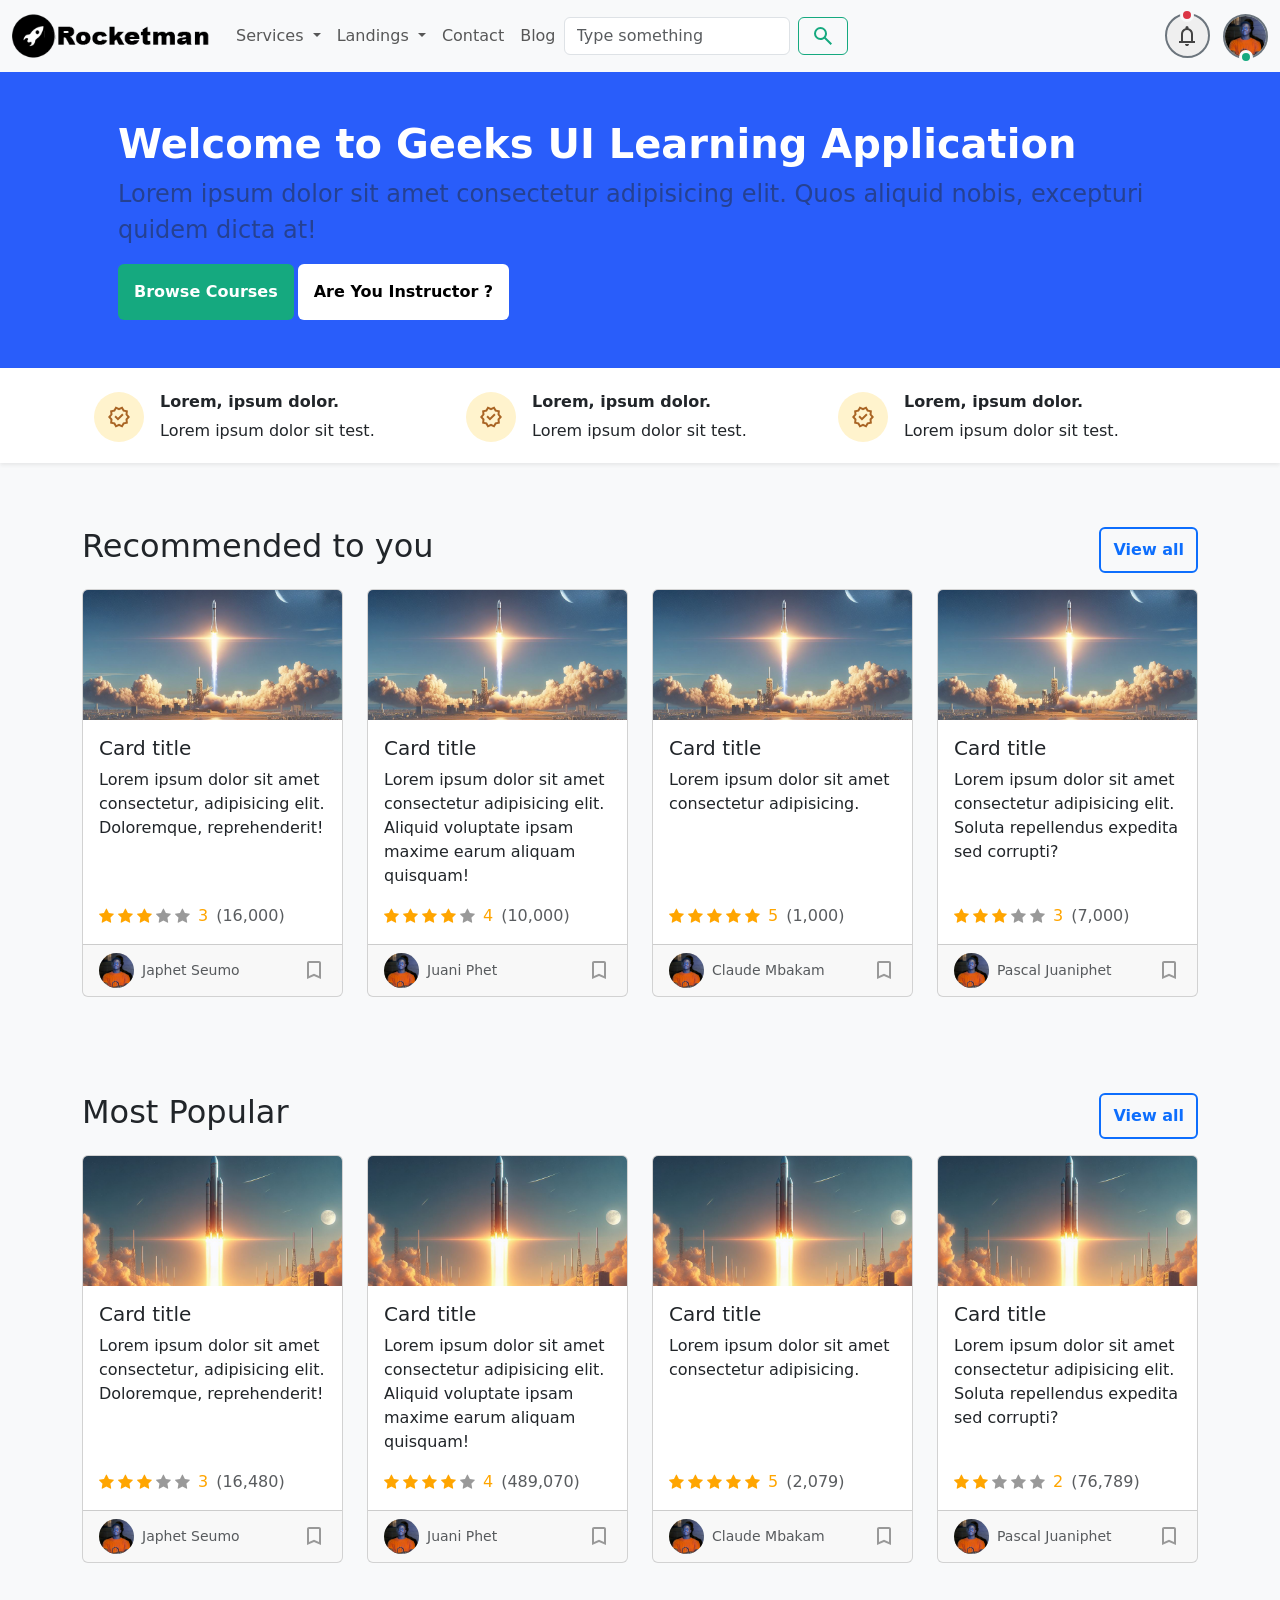
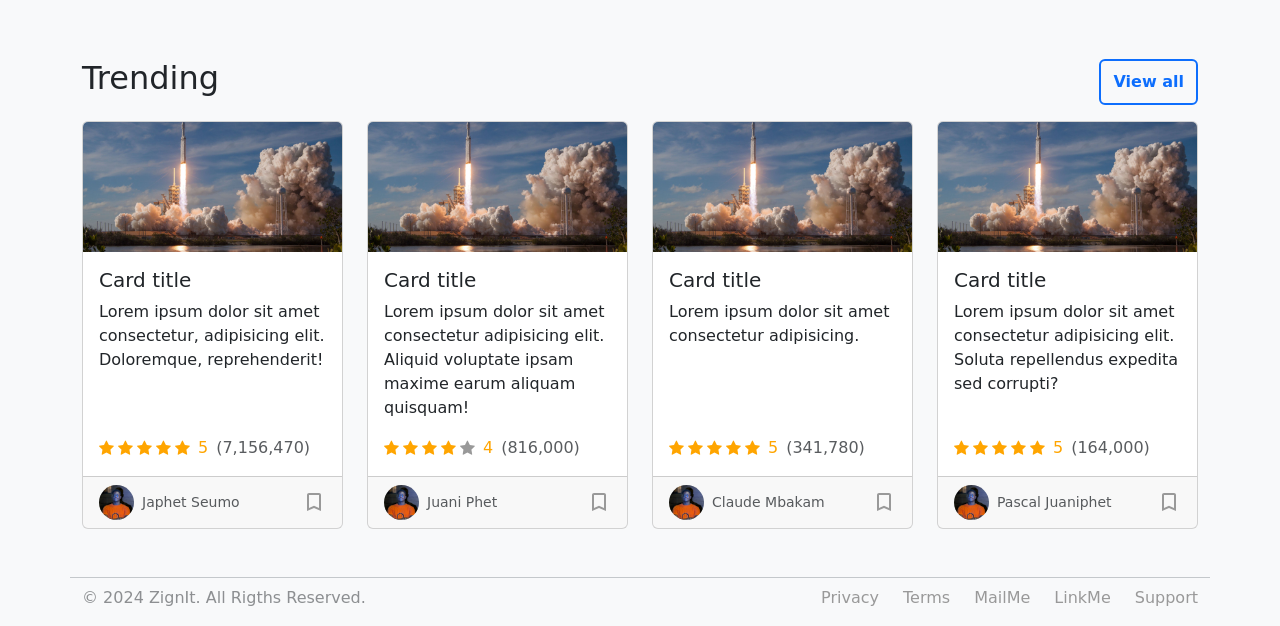
<file: index.html>
<!doctype html>
<html lang="en">
  <head>
    <meta charset="utf-8">
    <meta name="viewport" content="width=device-width, initial-scale=1">
    <title>Bootstrap 5 - 101 Final Project</title>
    <link href="https://cdn.jsdelivr.net/npm/bootstrap@5.3.3/dist/css/bootstrap.min.css" rel="stylesheet" integrity="sha384-QWTKZyjpPEjISv5WaRU9OFeRpok6YctnYmDr5pNlyT2bRjXh0JMhjY6hW+ALEwIH" crossorigin="anonymous">
    <link rel="stylesheet" href="https://cdnjs.cloudflare.com/ajax/libs/font-awesome/4.7.0/css/font-awesome.min.css">
    <link rel="stylesheet" href="style.css">
  </head>
  <body class="bg-light">

    <!-- Nav Bar -->
    <nav class="navbar navbar-expand-lg bg-body-tertiary">
        <div class="container-fluid">
            <a class="navbar-brand" href="#">
                <img src="img/logo.png" alt="Bootstrap" width="200">
            </a>
            <div class="d-lg-none ms-auto me-3">
                <div class="dropdown d-inline">
                    <button type="button" class="border border-secondary border-2 rounded-circle position-relative p-0 me-2" data-bs-toggle="dropdown" aria-expanded="false" style="width: 45px; height: 45px;">
                        <svg xmlns="http://www.w3.org/2000/svg" height="24px" viewBox="0 -960 960 960" width="24px" fill="#434343">
                            <path d="M160-200v-80h80v-280q0-83 50-147.5T420-792v-28q0-25 17.5-42.5T480-880q25 0 42.5 17.5T540-820v28q80 20 130 84.5T720-560v280h80v80H160Zm320-300Zm0 420q-33 0-56.5-23.5T400-160h160q0 33-23.5 56.5T480-80ZM320-280h320v-280q0-66-47-113t-113-47q-66 0-113 47t-47 113v280Z"/>
                        </svg>
                        <span class="position-absolute top-0 start-50 translate-middle p-1 bg-danger border border-light border-3 rounded-circle">
                        <span class="visually-hidden">New Alerts</span>
                        </span>
                    </button>
                    <ul class="dropdown-menu dropdown-menu-end mt-3">
                        <li><a class="dropdown-item" href="#">Notification 1</a></li>
                        <li><a class="dropdown-item" href="#">Notification 2</a></li>
                        <li><a class="dropdown-item" href="#">Notification 3</a></li>
                        <li><hr class="dropdown-divider"></li>
                        <li><a class="dropdown-item" href="#">Mark all as read</a></li>
                    </ul>
                </div>
                <div class="dropdown d-inline">
                    <button type="button" class="border border-secondary border-2 rounded-circle position-relative p-0" data-bs-toggle="dropdown" aria-expanded="false" style="width: 45px; height: 45px;">
                        <img src="img/me.jpeg" alt="me" class="rounded-circle" width="100%">
                        <span class="position-absolute top-100 start-50 translate-middle p-1 bg-success border border-light border-3 rounded-circle">
                            <span class="visually-hidden">Online Indicator</span>
                        </span>
                    </button>
                    <ul class="dropdown-menu dropdown-menu-end mt-3">
                        <li><a class="dropdown-item" href="#">Statut</a></li>
                        <li><a class="dropdown-item" href="#">Profile</a></li>
                        <li><a class="dropdown-item" href="#">Settings</a></li>
                        <li><hr class="dropdown-divider"></li>
                        <li><a class="dropdown-item" href="#">Log Out</a></li>
                    </ul>
                </div>
            </div>
            <button class="navbar-toggler" type="button" data-bs-toggle="collapse" data-bs-target="#navbarSupportedContent" aria-controls="navbarSupportedContent" aria-expanded="false" aria-label="Toggle navigation">
                <span class="navbar-toggler-icon"></span>
            </button>
            <div class="collapse navbar-collapse" id="navbarSupportedContent">
                <ul class="navbar-nav mb-2 mb-lg-0">
                    <li class="nav-item dropdown">
                        <a class="nav-link dropdown-toggle" href="#" role="button" type="button" data-bs-toggle="dropdown" aria-expanded="false">
                        Services
                        </a>
                        <ul class="dropdown-menu">
                            <li><a class="dropdown-item" href="#">Cleaning</a></li>
                            <li><a class="dropdown-item" href="#">Fuelling</a></li>
                            <li><a class="dropdown-item" href="#">Coding</a></li>
                            <li>
                                <!-- <div class="dropend">
                                    <a class="nav-link dropdown-toggle" href="#" role="button" data-bs-toggle="dropdown" aria-expanded="false">
                                        Coding
                                    </a>
                                    <ul class="dropdown-menu">
                                        <li><a class="dropdown-item" href="#">JS</a></li>
                                        <li><a class="dropdown-item" href="#">TS</a></li>
                                        <li><a class="dropdown-item" href="#">C#</a></li>
                                    </ul>
                                </div> -->
                                <!-- <div class="btn-group dropend">
                                    <button type="button" class="btn btn-secondary dropdown-toggle" data-bs-toggle="dropdown" aria-expanded="false">
                                      Dropend
                                    </button>
                                    <ul class="dropdown-menu">
                                      <li><a class="dropdown-item" href="#">Menu item</a></li>
                                      <li><a class="dropdown-item" href="#">Menu item</a></li>
                                      <li><a class="dropdown-item" href="#">Menu item</a></li>
                                    </ul>
                                </div> -->
                                  
                            </li>
                            <li><hr class="dropdown-divider"></li>
                            <li><a class="dropdown-item" href="#">See more</a></li>
                        </ul>
                    </li>
                    <li class="nav-item dropdown">
                        <a class="nav-link dropdown-toggle" href="#" role="button" data-bs-toggle="dropdown" aria-expanded="false">
                        Landings
                        </a>
                        <ul class="dropdown-menu">
                            <li><a class="dropdown-item" href="#">Landing 1</a></li>
                            <li><a class="dropdown-item" href="#">Landing 2</a></li>
                            <li><a class="dropdown-item" href="#">Landing 3</a></li>
                        </ul>
                    </li>
                    <li class="nav-item">
                        <a class="nav-link" aria-current="page" href="#">Contact</a>
                    </li>
                    <li class="nav-item">
                        <a class="nav-link" href="#">Blog</a>
                    </li>
                </ul>
                <form class="d-flex me-auto " role="search">
                    <input class="form-control me-2" type="search" placeholder="Type something" aria-label="Search">
                    <button class="btn btn-outline-success border border-succes" id="btn-search" type="submit">
                        <svg xmlns="http://www.w3.org/2000/svg" height="24px" viewBox="0 -960 960 960" width="24px" fill="#15a97f">
                            <path d="M784-120 532-372q-30 24-69 38t-83 14q-109 0-184.5-75.5T120-580q0-109 75.5-184.5T380-840q109 0 184.5 75.5T640-580q0 44-14 83t-38 69l252 252-56 56ZM380-400q75 0 127.5-52.5T560-580q0-75-52.5-127.5T380-760q-75 0-127.5 52.5T200-580q0 75 52.5 127.5T380-400Z"/>
                        </svg>
                    </button>
                </form>
                <div class="d-none d-lg-block">
                    <div class="dropdown d-inline">
                        <button type="button" class="border border-secondary border-2 rounded-circle position-relative p-0" data-bs-toggle="dropdown" aria-expanded="false" style="width: 45px; height: 45px;">
                            <svg xmlns="http://www.w3.org/2000/svg" height="24px" viewBox="0 -960 960 960" width="24px" fill="#434343">
                                <path d="M160-200v-80h80v-280q0-83 50-147.5T420-792v-28q0-25 17.5-42.5T480-880q25 0 42.5 17.5T540-820v28q80 20 130 84.5T720-560v280h80v80H160Zm320-300Zm0 420q-33 0-56.5-23.5T400-160h160q0 33-23.5 56.5T480-80ZM320-280h320v-280q0-66-47-113t-113-47q-66 0-113 47t-47 113v280Z"/>
                            </svg>
                            <span class="position-absolute top-0 start-50 translate-middle p-1 bg-danger border border-light border-3 rounded-circle">
                            <span class="visually-hidden">New Alerts</span>
                            </span>
                        </button>
                        <ul class="dropdown-menu dropdown-menu-end mt-3">
                            <li><a class="dropdown-item" href="#">Notification 1</a></li>
                            <li><a class="dropdown-item" href="#">Notification 2</a></li>
                            <li><a class="dropdown-item" href="#">Notification 3</a></li>
                            <li><hr class="dropdown-divider"></li>
                            <li><a class="dropdown-item" href="#">Mark all as read</a></li>

                        </ul>
                    </div>
                    <div class="dropdown d-inline">
                        <button type="button" class="border border-secondary border-2 rounded-circle position-relative p-0 ms-2" data-bs-toggle="dropdown" aria-expanded="false" style="width: 45px; height: 45px;">
                            <img src="img/me.jpeg" alt="me" class="rounded-circle" width="100%">
                            <span class="position-absolute top-100 start-50 translate-middle p-1 bg-success border border-light border-3 rounded-circle">
                            <span class="visually-hidden">Online Indicator</span>
                            </span>
                        </button>
                        <ul class="dropdown-menu dropdown-menu-end mt-3">
                            <li><a class="dropdown-item" href="#">Statut</a></li>
                            <li><a class="dropdown-item" href="#">Profile</a></li>
                            <li><a class="dropdown-item" href="#">Settings</a></li>
                            <li><hr class="dropdown-divider"></li>
                            <li><a class="dropdown-item" href="#">Log Out</a></li>
                        </ul>
                    </div>
                </div>
            </div>
        </div>
    </nav>

    <!-- Page content -- Jumbotron -->
    <div class="bg-primary">
        <div class="container d-flex flex-column p-5">
            <h1 class="d-flex w-lg-50 text-white fw-bold text-lg-start fs-1 me-auto">Welcome to Geeks UI Learning Application</h1>
            <p class="text-body-tertiary fs-4 lh-base fw-normal me-auto ">Lorem ipsum dolor sit amet consectetur adipisicing elit. Quos aliquid nobis, excepturi quidem dicta at!</p>
            <div class="d-flex me-auto">
                <button class="d-block p-3 rounded-2 border border-0 me-1 fw-semibold bg-success text-white">Browse Courses</button>
                <button class="d-block p-3 rounded-2 border border-0 fw-semibold bg-white text-black"> Are You Instructor ?</button>
            </div>
        </div>
    </div>

    <!-- Page content -- After Jumbotron -->
    <div class="d-flex justify-content-center text-start bg-white shadow-sm pt-4 pb-1">
        <div class="row container">
            <div class="col-md-6 col-lg-4 d-flex">
                <button class="rounded-circle bg-warning-subtle justify-content-center p-0 border-0 me-3" disabled style="width: 50px; height: 50px;">
                    <svg xmlns="http://www.w3.org/2000/svg" id="disabled-btn" height="24px" viewBox="0 -960 960 960" width="24px" fill="#A96424">
                        <path d="m344-60-76-128-144-32 14-148-98-112 98-112-14-148 144-32 76-128 136 58 136-58 76 128 144 32-14 148 98 112-98 112 14 148-144 32-76 128-136-58-136 58Zm34-102 102-44 104 44 56-96 110-26-10-112 74-84-74-86 10-112-110-24-58-96-102 44-104-44-56 96-110 24 10 112-74 86 74 84-10 114 110 24 58 96Zm102-318Zm-42 142 226-226-56-58-170 170-86-84-56 56 142 142Z"/>
                    </svg>
                </button>
                <div class="d-block">
                    <h1 class="fs-6 fw-bold">Lorem, ipsum dolor.</h1>
                    <p>Lorem ipsum dolor sit test.</p>
                </div>
            </div>
            <div class="col-md-6 col-lg-4 d-flex">
                <button class="rounded-circle bg-warning-subtle justify-content-center p-0 border-0 me-3" disabled style="width: 50px; height: 50px;">
                    <svg xmlns="http://www.w3.org/2000/svg" id="disabled-btn" height="24px" viewBox="0 -960 960 960" width="24px" fill="#A96424">
                        <path d="m344-60-76-128-144-32 14-148-98-112 98-112-14-148 144-32 76-128 136 58 136-58 76 128 144 32-14 148 98 112-98 112 14 148-144 32-76 128-136-58-136 58Zm34-102 102-44 104 44 56-96 110-26-10-112 74-84-74-86 10-112-110-24-58-96-102 44-104-44-56 96-110 24 10 112-74 86 74 84-10 114 110 24 58 96Zm102-318Zm-42 142 226-226-56-58-170 170-86-84-56 56 142 142Z"/>
                    </svg>
                </button>
                <div class="d-block">
                    <h1 class="fs-6 fw-bold">Lorem, ipsum dolor.</h1>
                    <p>Lorem ipsum dolor sit test.</p>
                </div>
            </div>
            <div class="col-md-6 col-lg-4 d-flex">
                <button class="rounded-circle bg-warning-subtle justify-content-center p-0 border-0 me-3" disabled style="width: 50px; height: 50px;">
                    <svg xmlns="http://www.w3.org/2000/svg" id="disabled-btn" height="24px" viewBox="0 -960 960 960" width="24px" fill="#A96424">
                        <path d="m344-60-76-128-144-32 14-148-98-112 98-112-14-148 144-32 76-128 136 58 136-58 76 128 144 32-14 148 98 112-98 112 14 148-144 32-76 128-136-58-136 58Zm34-102 102-44 104 44 56-96 110-26-10-112 74-84-74-86 10-112-110-24-58-96-102 44-104-44-56 96-110 24 10 112-74 86 74 84-10 114 110 24 58 96Zm102-318Zm-42 142 226-226-56-58-170 170-86-84-56 56 142 142Z"/>
                    </svg>
                </button>
                <div class="d-block">
                    <h1 class="fs-6 fw-bold">Lorem, ipsum dolor.</h1>
                    <p>Lorem ipsum dolor sit test.</p>
                </div>
            </div>
        </div>
    </div>

    <!-- Content cards-->
    <div class="container mt-5 pt-2g">
        <div class="d-flex py-3">
            <h2 class="me-auto">Recommended to you</h2>
            <button type="button" class="btn btn-view text-primary fw-semibold fs-6 border border-2 border-primary">View all</button>
        </div>
        <div class="row row-cols-1 row-cols-md-2 row-cols-lg-4 g-4">
            <div class="col">
                <div class="card h-100">
                    <img src="img/0.png" class="card-img-top" alt="...">
                    <div class="card-body">
                        <h5 class="card-title">Card title</h5>
                        <p class="card-text">Lorem ipsum dolor sit amet consectetur, adipisicing elit. Doloremque, reprehenderit!</p>
                    </div>
                    <div class="d-flex ms-3 mb-3 align-items-center">
                        <span class="fa fa-star checked me-1"></span>
                        <span class="fa fa-star checked me-1"></span>
                        <span class="fa fa-star checked me-1"></span>
                        <span class="fa fa-star unchecked me-1"></span>
                        <span class="fa fa-star unchecked me-1"></span>
                        <span class="checked text-body-warning ms-1 fw-light fs-6">3</span>
                        <span class="checked text-body-secondary ms-2 fw-light fs-6">(16,000)</span>
                    </div>
                    <div class="card-footer d-flex align-items-center">
                        <button type="button" class="rounded-circle border-0 p-0 me-2" style="width: 35px; height: 35px;">
                            <img src="img/me.jpeg" alt="me" class="rounded-circle" width="100%">
                        </button>
                        <small class="text-body-secondary me-auto">Japhet Seumo</small>
                        <svg xmlns="http://www.w3.org/2000/svg" height="24px" id="bookmark-btn" viewBox="0 -960 960 960" width="24px" fill="#999999">
                            <path d="M200-120v-640q0-33 23.5-56.5T280-840h400q33 0 56.5 23.5T760-760v640L480-240 200-120Zm80-122 200-86 200 86v-518H280v518Zm0-518h400-400Z"/>
                        </svg>
                    </div>
                </div>
            </div>
            <div class="col">
                <div class="card h-100">
                    <img src="img/0.png" class="card-img-top" alt="...">
                    <div class="card-body">
                        <h5 class="card-title">Card title</h5>
                        <p class="card-text">Lorem ipsum dolor sit amet consectetur adipisicing elit. Aliquid voluptate ipsam maxime earum aliquam quisquam!</p>
                    </div>
                    <div class="d-flex ms-3 mb-3 align-items-center">
                        <span class="fa fa-star checked me-1"></span>
                        <span class="fa fa-star checked me-1"></span>
                        <span class="fa fa-star checked me-1"></span>
                        <span class="fa fa-star checked me-1"></span>
                        <span class="fa fa-star unchecked me-1"></span>
                        <span class="checked text-body-warning ms-1 fw-light fs-6">4</span>
                        <span class="checked text-body-secondary ms-2 fw-light fs-6">(10,000)</span>
                    </div>
                    <div class="card-footer d-flex align-items-center">
                        <button type="button" class="rounded-circle border-0 p-0 me-2" style="width: 35px; height: 35px;">
                            <img src="img/me.jpeg" alt="me" class="rounded-circle" width="100%">
                        </button>
                        <small class="text-body-secondary me-auto">Juani Phet</small>
                        <svg xmlns="http://www.w3.org/2000/svg" height="24px" id="bookmark-btn" viewBox="0 -960 960 960" width="24px" fill="#999999">
                            <path d="M200-120v-640q0-33 23.5-56.5T280-840h400q33 0 56.5 23.5T760-760v640L480-240 200-120Zm80-122 200-86 200 86v-518H280v518Zm0-518h400-400Z"/>
                        </svg>
                    </div>
                </div>
            </div>
            <div class="col">
                <div class="card h-100">
                    <img src="img/0.png" class="card-img-top" alt="...">
                    <div class="card-body">
                        <h5 class="card-title">Card title</h5>
                        <p class="card-text">Lorem ipsum dolor sit amet consectetur adipisicing.</p>
                    </div>
                    <div class="d-flex ms-3 mb-3 align-items-center">
                        <span class="fa fa-star checked me-1"></span>
                        <span class="fa fa-star checked me-1"></span>
                        <span class="fa fa-star checked me-1"></span>
                        <span class="fa fa-star checked me-1"></span>
                        <span class="fa fa-star checked me-1"></span>
                        <span class="checked text-body-warning ms-1 fw-light fs-6">5</span>
                        <span class="checked text-body-secondary ms-2 fw-light fs-6">(1,000)</span>
                    </div>
                    <div class="card-footer d-flex align-items-center">
                        <button type="button" class="rounded-circle border-0 p-0 me-2" style="width: 35px; height: 35px;">
                            <img src="img/me.jpeg" alt="me" class="rounded-circle" width="100%">
                        </button>
                        <small class="text-body-secondary me-auto">Claude Mbakam</small>
                        <svg xmlns="http://www.w3.org/2000/svg" height="24px" id="bookmark-btn" viewBox="0 -960 960 960" width="24px" fill="#999999">
                            <path d="M200-120v-640q0-33 23.5-56.5T280-840h400q33 0 56.5 23.5T760-760v640L480-240 200-120Zm80-122 200-86 200 86v-518H280v518Zm0-518h400-400Z"/>
                        </svg>
                    </div>
                </div>
            </div>
            <div class="col">
                <div class="card h-100">
                    <img src="img/0.png" class="card-img-top" alt="...">
                    <div class="card-body">
                        <h5 class="card-title">Card title</h5>
                        <p class="card-text">Lorem ipsum dolor sit amet consectetur adipisicing elit. Soluta repellendus expedita sed corrupti?</p>
                    </div>
                    <div class="d-flex ms-3 mb-3 align-items-center">
                        <span class="fa fa-star checked me-1"></span>
                        <span class="fa fa-star checked me-1"></span>
                        <span class="fa fa-star checked me-1"></span>
                        <span class="fa fa-star unchecked me-1"></span>
                        <span class="fa fa-star unchecked me-1"></span>
                        <span class="checked text-body-warning ms-1 fw-light fs-6">3</span>
                        <span class="checked text-body-secondary ms-2 fw-light fs-6">(7,000)</span>
                    </div>
                    <div class="card-footer d-flex align-items-center">
                        <button type="button" class="rounded-circle border-0 p-0 me-2" style="width: 35px; height: 35px;">
                            <img src="img/me.jpeg" alt="me" class="rounded-circle" width="100%">
                        </button>
                        <small class="text-body-secondary me-auto">Pascal Juaniphet</small>
                        <svg xmlns="http://www.w3.org/2000/svg" height="24px" id="bookmark-btn" viewBox="0 -960 960 960" width="24px" fill="#999999">
                            <path d="M200-120v-640q0-33 23.5-56.5T280-840h400q33 0 56.5 23.5T760-760v640L480-240 200-120Zm80-122 200-86 200 86v-518H280v518Zm0-518h400-400Z"/>
                        </svg>
                    </div>
                </div>
            </div>
        </div>

        <!-- Most Popular -->
        <div class="d-flex pb-3 pt-5 mt-5">
            <h2 class="me-auto">Most Popular</h2>
            <button type="button" class="btn btn-view text-primary fw-semibold fs-6 border border-2 border-primary">View all</button>
        </div>
        <div class="row row-cols-1 row-cols-md-2 row-cols-lg-4 g-4">
            <div class="col">
                <div class="card h-100">
                    <img src="img/1.png" class="card-img-top" alt="...">
                    <div class="card-body">
                        <h5 class="card-title">Card title</h5>
                        <p class="card-text">Lorem ipsum dolor sit amet consectetur, adipisicing elit. Doloremque, reprehenderit!</p>
                    </div>
                    
                    <div class="d-flex ms-3 mb-3 align-items-center">
                        <span class="fa fa-star checked me-1"></span>
                        <span class="fa fa-star checked me-1"></span>
                        <span class="fa fa-star checked me-1"></span>
                        <span class="fa fa-star unchecked me-1"></span>
                        <span class="fa fa-star unchecked me-1"></span>
                        <span class="checked text-body-warning ms-1 fw-light fs-6">3</span>
                        <span class="checked text-body-secondary ms-2 fw-light fs-6">(16,480)</span>
                    </div>
                    <div class="card-footer d-flex align-items-center">
                        <button type="button" class="rounded-circle border-0 p-0 me-2" style="width: 35px; height: 35px;">
                            <img src="img/me.jpeg" alt="me" class="rounded-circle" width="100%">
                        </button>
                        <small class="text-body-secondary me-auto">Japhet Seumo</small>
                        <svg xmlns="http://www.w3.org/2000/svg" height="24px" id="bookmark-btn" viewBox="0 -960 960 960" width="24px" fill="#999999">
                            <path d="M200-120v-640q0-33 23.5-56.5T280-840h400q33 0 56.5 23.5T760-760v640L480-240 200-120Zm80-122 200-86 200 86v-518H280v518Zm0-518h400-400Z"/>
                        </svg>
                    </div>
                </div>
            </div>
            <div class="col">
                <div class="card h-100">
                    <img src="img/1.png" class="card-img-top" alt="...">
                    <div class="card-body">
                        <h5 class="card-title">Card title</h5>
                        <p class="card-text">Lorem ipsum dolor sit amet consectetur adipisicing elit. Aliquid voluptate ipsam maxime earum aliquam quisquam!</p>
                    </div>
                    <div class="d-flex ms-3 mb-3 align-items-center">
                        <span class="fa fa-star checked me-1"></span>
                        <span class="fa fa-star checked me-1"></span>
                        <span class="fa fa-star checked me-1"></span>
                        <span class="fa fa-star checked me-1"></span>
                        <span class="fa fa-star unchecked me-1"></span>
                        <span class="checked text-body-warning ms-1 fw-light fs-6">4</span>
                        <span class="checked text-body-secondary ms-2 fw-light fs-6">(489,070)</span>
                    </div>
                    <div class="card-footer d-flex align-items-center">
                        <button type="button" class="rounded-circle border-0 p-0 me-2" style="width: 35px; height: 35px;">
                            <img src="img/me.jpeg" alt="me" class="rounded-circle" width="100%">
                        </button>
                        <small class="text-body-secondary me-auto">Juani Phet</small>
                        <svg xmlns="http://www.w3.org/2000/svg" height="24px" id="bookmark-btn" viewBox="0 -960 960 960" width="24px" fill="#999999">
                            <path d="M200-120v-640q0-33 23.5-56.5T280-840h400q33 0 56.5 23.5T760-760v640L480-240 200-120Zm80-122 200-86 200 86v-518H280v518Zm0-518h400-400Z"/>
                        </svg>
                    </div>
                </div>
            </div>
            <div class="col">
                <div class="card h-100">
                    <img src="img/1.png" class="card-img-top" alt="...">
                    <div class="card-body">
                        <h5 class="card-title">Card title</h5>
                        <p class="card-text">Lorem ipsum dolor sit amet consectetur adipisicing.</p>
                    </div>
                    <div class="d-flex ms-3 mb-3 align-items-center">
                        <span class="fa fa-star checked me-1"></span>
                        <span class="fa fa-star checked me-1"></span>
                        <span class="fa fa-star checked me-1"></span>
                        <span class="fa fa-star checked me-1"></span>
                        <span class="fa fa-star checked me-1"></span>
                        <span class="checked text-body-warning ms-1 fw-light fs-6">5</span>
                        <span class="checked text-body-secondary ms-2 fw-light fs-6">(2,079)</span>
                    </div>
                    <div class="card-footer d-flex align-items-center">
                        <button type="button" class="rounded-circle border-0 p-0 me-2" style="width: 35px; height: 35px;">
                            <img src="img/me.jpeg" alt="me" class="rounded-circle" width="100%">
                        </button>
                        <small class="text-body-secondary me-auto">Claude Mbakam</small>
                        <svg xmlns="http://www.w3.org/2000/svg" height="24px" id="bookmark-btn" viewBox="0 -960 960 960" width="24px" fill="#999999">
                            <path d="M200-120v-640q0-33 23.5-56.5T280-840h400q33 0 56.5 23.5T760-760v640L480-240 200-120Zm80-122 200-86 200 86v-518H280v518Zm0-518h400-400Z"/>
                        </svg>
                    </div>
                </div>
            </div>
            <div class="col">
                <div class="card h-100">
                    <img src="img/1.png" class="card-img-top" alt="...">
                    <div class="card-body">
                        <h5 class="card-title">Card title</h5>
                        <p class="card-text">Lorem ipsum dolor sit amet consectetur adipisicing elit. Soluta repellendus expedita sed corrupti?</p>
                    </div>
                    <div class="d-flex ms-3 mb-3 align-items-center">
                        <span class="fa fa-star checked me-1"></span>
                        <span class="fa fa-star checked me-1"></span>
                        <span class="fa fa-star unchecked me-1"></span>
                        <span class="fa fa-star unchecked me-1"></span>
                        <span class="fa fa-star unchecked me-1"></span>
                        <span class="checked text-body-warning ms-1 fw-light fs-6">2</span>
                        <span class="checked text-body-secondary ms-2 fw-light fs-6">(76,789)</span>
                    </div>
                    <div class="card-footer d-flex align-items-center">
                        <button type="button" class="rounded-circle border-0 p-0 me-2" style="width: 35px; height: 35px;">
                            <img src="img/me.jpeg" alt="me" class="rounded-circle" width="100%">
                        </button>
                        <small class="text-body-secondary me-auto">Pascal Juaniphet</small>
                        <svg xmlns="http://www.w3.org/2000/svg" height="24px" id="bookmark-btn" viewBox="0 -960 960 960" width="24px" fill="#999999">
                            <path d="M200-120v-640q0-33 23.5-56.5T280-840h400q33 0 56.5 23.5T760-760v640L480-240 200-120Zm80-122 200-86 200 86v-518H280v518Zm0-518h400-400Z"/>
                        </svg>
                    </div>
                </div>
            </div>
        </div>

        <!-- Trending -->
        <div class="d-flex pb-3 pt-5 mt-5">
            <h2 class="me-auto">Trending</h2>
            <button type="button" class="btn btn-view text-primary fw-semibold fs-6 border border-2 border-primary">View all</button>
        </div>
        <div class="row row-cols-1 row-cols-md-2 row-cols-lg-4 g-4 mb-5">
            <div class="col">
                <div class="card h-100">
                    <img src="img/3.jpeg" class="card-img-top" alt="...">
                    <div class="card-body">
                        <h5 class="card-title">Card title</h5>
                        <p class="card-text">Lorem ipsum dolor sit amet consectetur, adipisicing elit. Doloremque, reprehenderit!</p>
                    </div>
                    <div class="d-flex ms-3 mb-3 align-items-center">
                        <span class="fa fa-star checked me-1"></span>
                        <span class="fa fa-star checked me-1"></span>
                        <span class="fa fa-star checked me-1"></span>
                        <span class="fa fa-star checked me-1"></span>
                        <span class="fa fa-star checked me-1"></span>
                        <span class="checked text-body-warning ms-1 fw-light fs-6">5</span>
                        <span class="checked text-body-secondary ms-2 fw-light fs-6">(7,156,470)</span>
                    </div>
                    <div class="card-footer d-flex align-items-center">
                        <button type="button" class="rounded-circle border-0 p-0 me-2" style="width: 35px; height: 35px;">
                            <img src="img/me.jpeg" alt="me" class="rounded-circle" width="100%">
                        </button>
                        <small class="text-body-secondary me-auto">Japhet Seumo</small>
                        <svg xmlns="http://www.w3.org/2000/svg" height="24px" id="bookmark-btn" viewBox="0 -960 960 960" width="24px" fill="#999999">
                            <path d="M200-120v-640q0-33 23.5-56.5T280-840h400q33 0 56.5 23.5T760-760v640L480-240 200-120Zm80-122 200-86 200 86v-518H280v518Zm0-518h400-400Z"/>
                        </svg>
                    </div>
                </div>
            </div>
            <div class="col">
                <div class="card h-100">
                    <img src="img/3.jpeg" class="card-img-top" alt="...">
                    <div class="card-body">
                        <h5 class="card-title">Card title</h5>
                        <p class="card-text">Lorem ipsum dolor sit amet consectetur adipisicing elit. Aliquid voluptate ipsam maxime earum aliquam quisquam!</p>
                    </div>
                    <div class="d-flex ms-3 mb-3 align-items-center">
                        <span class="fa fa-star checked me-1"></span>
                        <span class="fa fa-star checked me-1"></span>
                        <span class="fa fa-star checked me-1"></span>
                        <span class="fa fa-star checked me-1"></span>
                        <span class="fa fa-star unchecked me-1"></span>
                        <span class="checked text-body-warning ms-1 fw-light fs-6">4</span>
                        <span class="checked text-body-secondary ms-2 fw-light fs-6">(816,000)</span>
                    </div>
                    <div class="card-footer d-flex align-items-center">
                        <button type="button" class="rounded-circle border-0 p-0 me-2" style="width: 35px; height: 35px;">
                            <img src="img/me.jpeg" alt="me" class="rounded-circle" width="100%">
                        </button>
                        <small class="text-body-secondary me-auto">Juani Phet</small>
                        <svg xmlns="http://www.w3.org/2000/svg" height="24px" id="bookmark-btn" viewBox="0 -960 960 960" width="24px" fill="#999999">
                            <path d="M200-120v-640q0-33 23.5-56.5T280-840h400q33 0 56.5 23.5T760-760v640L480-240 200-120Zm80-122 200-86 200 86v-518H280v518Zm0-518h400-400Z"/>
                        </svg>
                    </div>
                </div>
            </div>
            <div class="col">
                <div class="card h-100">
                    <img src="img/3.jpeg" class="card-img-top" alt="...">
                    <div class="card-body">
                        <h5 class="card-title">Card title</h5>
                        <p class="card-text">Lorem ipsum dolor sit amet consectetur adipisicing.</p>
                    </div>
                    <div class="d-flex ms-3 mb-3 align-items-center">
                        <span class="fa fa-star checked me-1"></span>
                        <span class="fa fa-star checked me-1"></span>
                        <span class="fa fa-star checked me-1"></span>
                        <span class="fa fa-star checked me-1"></span>
                        <span class="fa fa-star checked me-1"></span>
                        <span class="checked text-body-warning ms-1 fw-light fs-6">5</span>
                        <span class="checked text-body-secondary ms-2 fw-light fs-6">(341,780)</span>
                    </div>
                    <div class="card-footer d-flex align-items-center">
                        <button type="button" class="rounded-circle border-0 p-0 me-2" style="width: 35px; height: 35px;">
                            <img src="img/me.jpeg" alt="me" class="rounded-circle" width="100%">
                        </button>
                        <small class="text-body-secondary me-auto">Claude Mbakam</small>
                        <svg xmlns="http://www.w3.org/2000/svg" height="24px" id="bookmark-btn" viewBox="0 -960 960 960" width="24px" fill="#999999">
                            <path d="M200-120v-640q0-33 23.5-56.5T280-840h400q33 0 56.5 23.5T760-760v640L480-240 200-120Zm80-122 200-86 200 86v-518H280v518Zm0-518h400-400Z"/>
                        </svg>
                    </div>
                </div>
            </div>
            <div class="col">
                <div class="card h-100">
                    <img src="img/3.jpeg" class="card-img-top" alt="...">
                    <div class="card-body">
                        <h5 class="card-title">Card title</h5>
                        <p class="card-text">Lorem ipsum dolor sit amet consectetur adipisicing elit. Soluta repellendus expedita sed corrupti?</p>
                    </div>
                    <div class="d-flex ms-3 mb-3 align-items-center">
                        <span class="fa fa-star checked me-1"></span>
                        <span class="fa fa-star checked me-1"></span>
                        <span class="fa fa-star checked me-1"></span>
                        <span class="fa fa-star checked me-1"></span>
                        <span class="fa fa-star checked me-1"></span>
                        <span class="checked text-body-warning ms-1 fw-light fs-6">5</span>
                        <span class="checked text-body-secondary ms-2 fw-light fs-6">(164,000)</span>
                    </div>
                    <div class="card-footer d-flex align-items-center">
                        <button type="button" class="rounded-circle border-0 p-0 me-2" style="width: 35px; height: 35px;">
                            <img src="img/me.jpeg" alt="me" class="rounded-circle" width="100%">
                        </button>
                        <small class="text-body-secondary me-auto">Pascal Juaniphet</small>
                        <svg xmlns="http://www.w3.org/2000/svg" height="24px" id="bookmark-btn" viewBox="0 -960 960 960" width="24px" fill="#999999">
                            <path d="M200-120v-640q0-33 23.5-56.5T280-840h400q33 0 56.5 23.5T760-760v640L480-240 200-120Zm80-122 200-86 200 86v-518H280v518Zm0-518h400-400Z"/>
                        </svg>
                    </div>
                </div>
            </div>
        </div>
    </div>

    <!-- Footer -->
     <div class="container d-flex flex-column flex-md-row border-top border-1 border-secondary-subtle mt-5 mb-3">
        <span class="mx-auto mx-md-0 me-md-auto mt-2 text-body-tertiary">&copy; 2024 ZignIt. All Rigths Reserved.</span>
        <div class="d-flex flex-column flex-sm-row mx-auto mx-md-0">
            <a href="#" class="ms-sm-4 mt-2 link-secondary link-underline link-underline-opacity-0 link-footer">Privacy</a>
            <a href="#" class="ms-sm-4 mt-2 link-secondary link-underline link-underline-opacity-0 link-footer">Terms</a>
            <a href="mailto:seumojaphet555@gmail.com" class="ms-sm-4 mt-2 link-secondary link-underline link-underline-opacity-0 link-footer">MailMe</a>
            <a href="www.linkedin.com/in/japhetseumo" class="ms-sm-4 mt-2 link-secondary link-underline link-underline-opacity-0 link-footer">LinkMe</a>
            <a href="#" class="ms-sm-4 mt-2 link-secondary link-underline link-underline-opacity-0 link-footer">Support</a>
        </div>
     </div>

    <script src="https://cdn.jsdelivr.net/npm/bootstrap@5.3.3/dist/js/bootstrap.bundle.min.js" integrity="sha384-YvpcrYf0tY3lHB60NNkmXc5s9fDVZLESaAA55NDzOxhy9GkcIdslK1eN7N6jIeHz" crossorigin="anonymous"></script>
  </body>
</html>
</file>
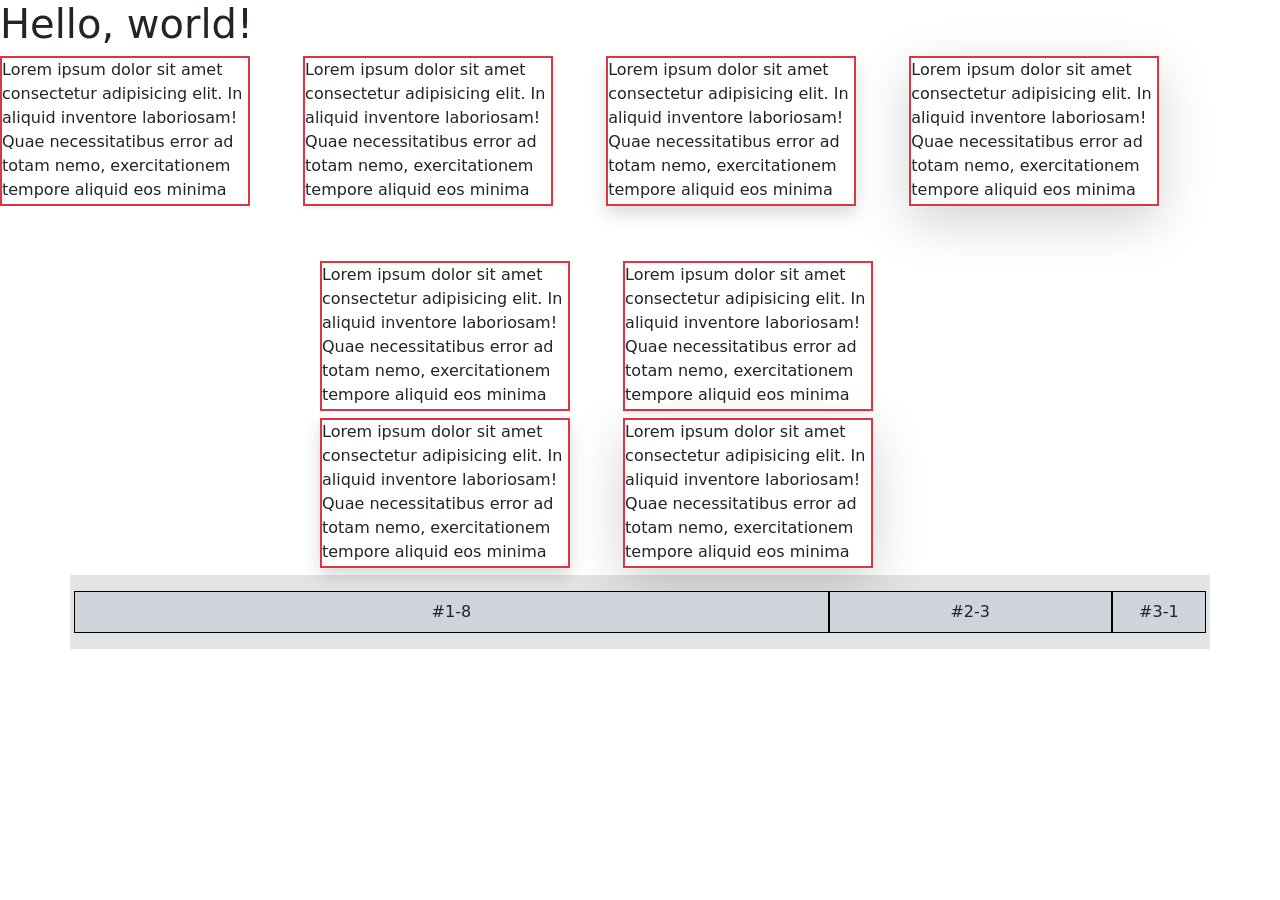
<file: indexTest.html>
<!doctype html>
<html lang="en">
  <head>
    <meta charset="utf-8">
    <meta name="viewport" content="width=device-width, initial-scale=1">
    <title>Bootstrap demo</title>
    <link href="https://cdn.jsdelivr.net/npm/bootstrap@5.3.3/dist/css/bootstrap.min.css" rel="stylesheet" integrity="sha384-QWTKZyjpPEjISv5WaRU9OFeRpok6YctnYmDr5pNlyT2bRjXh0JMhjY6hW+ALEwIH" crossorigin="anonymous">
  </head>
  <body class="bg-white">
    <h1>Hello, world!</h1>

    <div class="d-none d-sm-block d-md-none bg-primary text-white border border-success border-3">A Div</div>
    
    <div class="d-inline-block me-5 overflow-auto border border-2 border-danger shadow-none" style="max-width: 250px; max-height: 150px;">Lorem ipsum dolor sit amet consectetur adipisicing elit. In aliquid inventore laboriosam! Quae necessitatibus error ad totam nemo, exercitationem tempore aliquid eos minima molestiae itaque qui est at reprehenderit. Minima laudantium hic pariatur eius nihil vero odio dolore! Expedita fuga excepturi, saepe officiis minima necessitatibus tenetur debitis. Dolore similique quasi, vitae beatae fuga autem voluptatem laborum eum laudantium sapiente suscipit ab veniam architecto obcaecati sunt aperiam fugit accusantium? Similique, facere.</div>
    <div class="d-inline-block me-5 overflow-auto border border-2 border-danger shadow-sm" style="max-width: 250px; max-height: 150px;">Lorem ipsum dolor sit amet consectetur adipisicing elit. In aliquid inventore laboriosam! Quae necessitatibus error ad totam nemo, exercitationem tempore aliquid eos minima molestiae itaque qui est at reprehenderit. Minima laudantium hic pariatur eius nihil vero odio dolore! Expedita fuga excepturi, saepe officiis minima necessitatibus tenetur debitis. Dolore similique quasi, vitae beatae fuga autem voluptatem laborum eum laudantium sapiente suscipit ab veniam architecto obcaecati sunt aperiam fugit accusantium? Similique, facere.</div>
    <div class="d-inline-block me-5 overflow-auto border border-2 border-danger shadow" style="max-width: 250px; max-height: 150px;">Lorem ipsum dolor sit amet consectetur adipisicing elit. In aliquid inventore laboriosam! Quae necessitatibus error ad totam nemo, exercitationem tempore aliquid eos minima molestiae itaque qui est at reprehenderit. Minima laudantium hic pariatur eius nihil vero odio dolore! Expedita fuga excepturi, saepe officiis minima necessitatibus tenetur debitis. Dolore similique quasi, vitae beatae fuga autem voluptatem laborum eum laudantium sapiente suscipit ab veniam architecto obcaecati sunt aperiam fugit accusantium? Similique, facere.</div>
    <div class="d-inline-block me-5 overflow-auto border border-2 border-danger shadow-lg" style="max-width: 250px; max-height: 150px;">Lorem ipsum dolor sit amet consectetur adipisicing elit. In aliquid inventore laboriosam! Quae necessitatibus error ad totam nemo, exercitationem tempore aliquid eos minima molestiae itaque qui est at reprehenderit. Minima laudantium hic pariatur eius nihil vero odio dolore! Expedita fuga excepturi, saepe officiis minima necessitatibus tenetur debitis. Dolore similique quasi, vitae beatae fuga autem voluptatem laborum eum laudantium sapiente suscipit ab veniam architecto obcaecati sunt aperiam fugit accusantium? Similique, facere.</div>


    <div class="grid gap-3 mx-auto mt-5 w-50">
        <div class="d-inline-block g-auto me-5 overflow-auto border border-2 border-danger shadow-none" style="max-width: 250px; max-height: 150px;">Lorem ipsum dolor sit amet consectetur adipisicing elit. In aliquid inventore laboriosam! Quae necessitatibus error ad totam nemo, exercitationem tempore aliquid eos minima molestiae itaque qui est at reprehenderit. Minima laudantium hic pariatur eius nihil vero odio dolore! Expedita fuga excepturi, saepe officiis minima necessitatibus tenetur debitis. Dolore similique quasi, vitae beatae fuga autem voluptatem laborum eum laudantium sapiente suscipit ab veniam architecto obcaecati sunt aperiam fugit accusantium? Similique, facere.</div>
        <div class="d-inline-block g-auto me-5 overflow-auto border border-2 border-danger shadow-sm" style="max-width: 250px; max-height: 150px;">Lorem ipsum dolor sit amet consectetur adipisicing elit. In aliquid inventore laboriosam! Quae necessitatibus error ad totam nemo, exercitationem tempore aliquid eos minima molestiae itaque qui est at reprehenderit. Minima laudantium hic pariatur eius nihil vero odio dolore! Expedita fuga excepturi, saepe officiis minima necessitatibus tenetur debitis. Dolore similique quasi, vitae beatae fuga autem voluptatem laborum eum laudantium sapiente suscipit ab veniam architecto obcaecati sunt aperiam fugit accusantium? Similique, facere.</div>
        <div class="d-inline-block g-auto me-5 overflow-auto border border-2 border-danger shadow" style="max-width: 250px; max-height: 150px;">Lorem ipsum dolor sit amet consectetur adipisicing elit. In aliquid inventore laboriosam! Quae necessitatibus error ad totam nemo, exercitationem tempore aliquid eos minima molestiae itaque qui est at reprehenderit. Minima laudantium hic pariatur eius nihil vero odio dolore! Expedita fuga excepturi, saepe officiis minima necessitatibus tenetur debitis. Dolore similique quasi, vitae beatae fuga autem voluptatem laborum eum laudantium sapiente suscipit ab veniam architecto obcaecati sunt aperiam fugit accusantium? Similique, facere.</div>
        <div class="d-inline-block g-auto me-5 overflow-auto border border-2 border-danger shadow-lg" style="max-width: 250px; max-height: 150px;">Lorem ipsum dolor sit amet consectetur adipisicing elit. In aliquid inventore laboriosam! Quae necessitatibus error ad totam nemo, exercitationem tempore aliquid eos minima molestiae itaque qui est at reprehenderit. Minima laudantium hic pariatur eius nihil vero odio dolore! Expedita fuga excepturi, saepe officiis minima necessitatibus tenetur debitis. Dolore similique quasi, vitae beatae fuga autem voluptatem laborum eum laudantium sapiente suscipit ab veniam architecto obcaecati sunt aperiam fugit accusantium? Similique, facere.</div>
    </div>

    <div class="container bg-secondary-subtle p-3">
      <div class="row text-center">
        <div class="col-sm-8 bg-dark-subtle p-2 border border-1 border-black">#1-8</div>
        <div class="col-sm-3 bg-dark-subtle p-2 border border-1 border-black">#2-3</div>
        <div class="col-sm-1 bg-dark-subtle p-2 border border-1 border-black">#3-1</div>
      </div>
    </div>
    
    <script src="https://cdn.jsdelivr.net/npm/bootstrap@5.3.3/dist/js/bootstrap.bundle.min.js" integrity="sha384-YvpcrYf0tY3lHB60NNkmXc5s9fDVZLESaAA55NDzOxhy9GkcIdslK1eN7N6jIeHz" crossorigin="anonymous"></script>
  </body>
</html>
</file>
<file: style.css>
svg:hover {
    fill: #fff;
}

.bg-primary {
    background-color: #295dfa !important;
}

.bg-success, .btn-outline-success:hover {
    background-color: #15a97f !important;
}

.btn-outline-success {
    border-color: #15a97f !important;
}

#disabled-btn:hover {
    fill: #A96424;
}

#bookmark-btn:hover {
    fill: #434343;
}

#bookmark-btn:active {
    fill: #15a97f;
}

.card:hover, .btn-view:hover {
    box-shadow: rgba(0, 0, 0, 0.1) 0px 10px 15px -3px, rgba(0, 0, 0, 0.05) 0px 4px 6px -2px;
}

.checked {
    color: orange;
}

.unchecked {
    color: #999999;
}

.link-footer:hover {
    color: #434343;
}

.link-secondary {
    color: #999999 !important;
}
</file>
